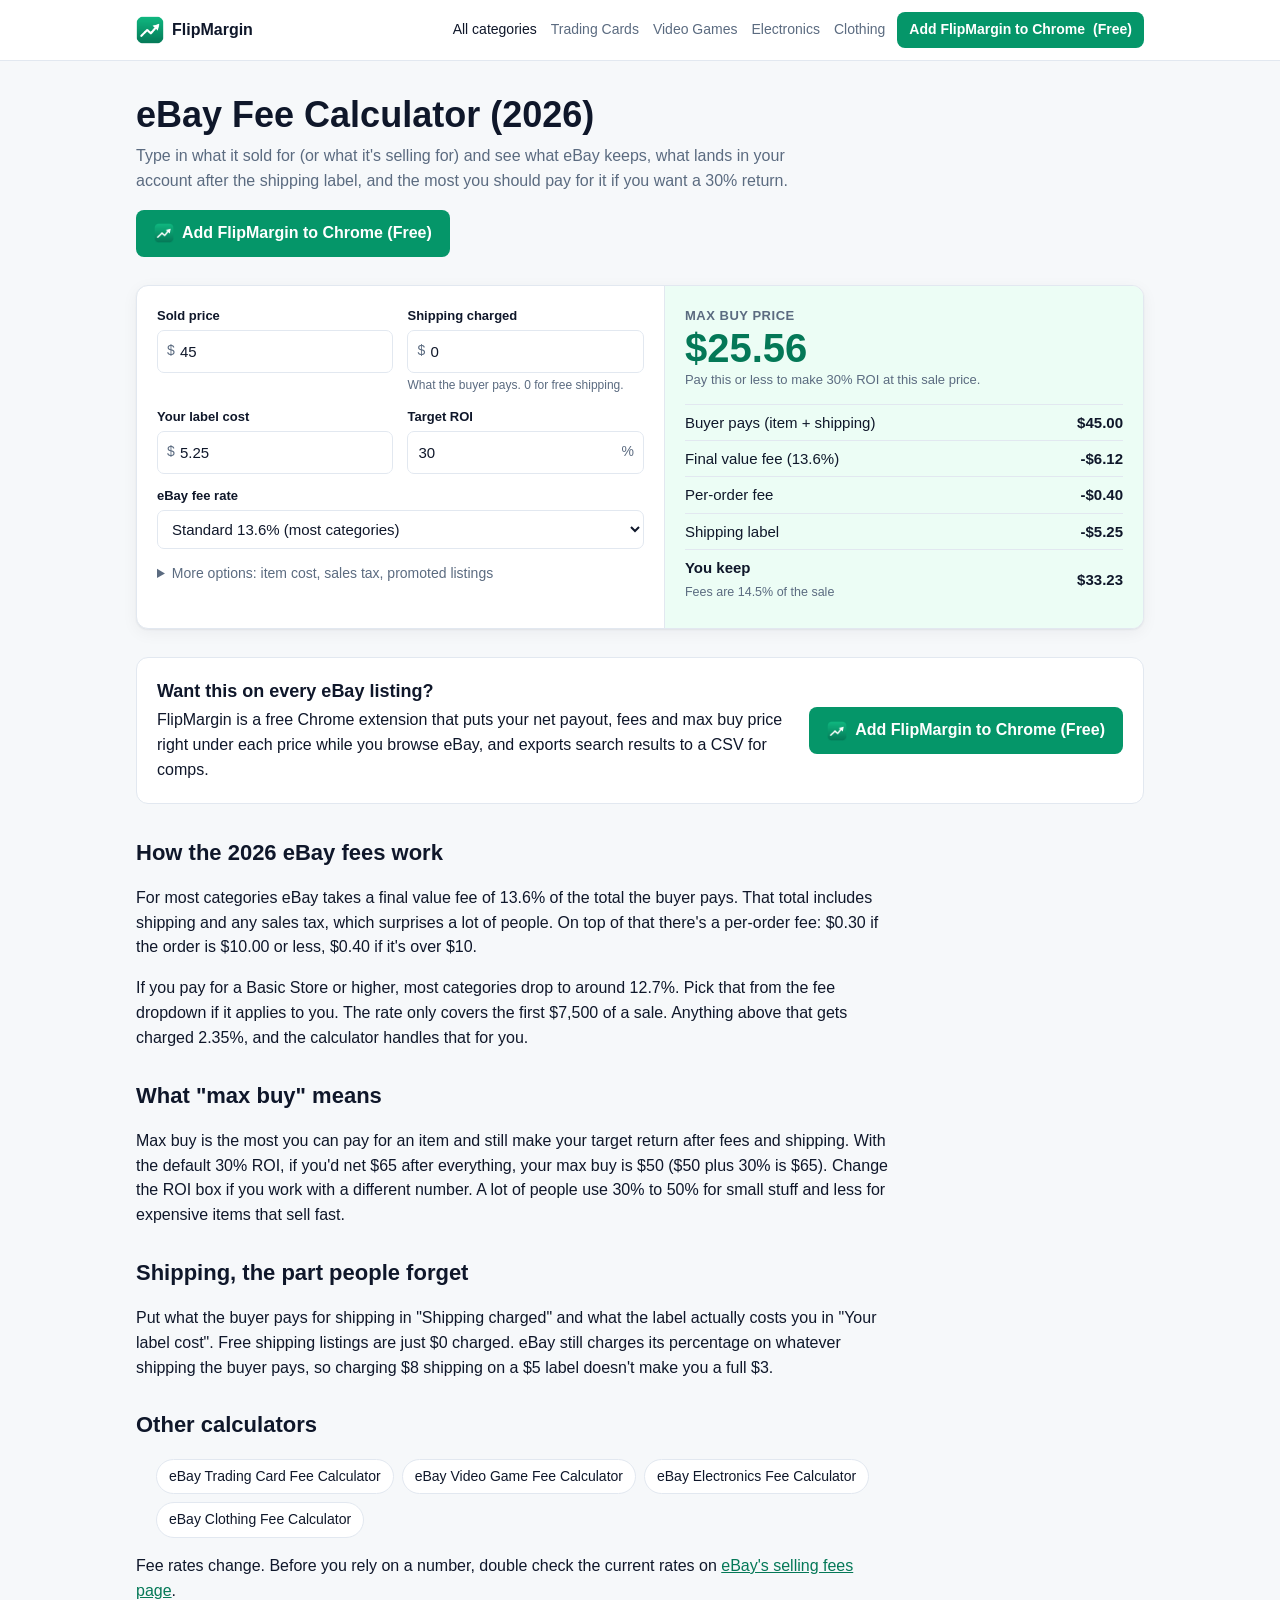
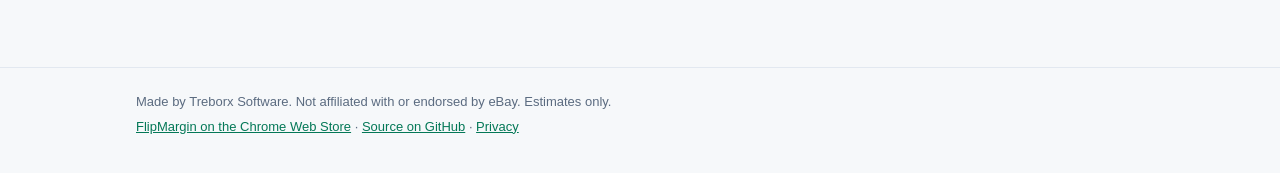
<file: docs/index.html>
<!doctype html>
<html lang="en">
<head>
<meta charset="utf-8">
<meta name="viewport" content="width=device-width, initial-scale=1">
<title>eBay Fee Calculator 2026: Net Payout, Shipping and Max Buy Price</title>
<meta name="description" content="Free 2026 eBay fee calculator. Enter a sold price and see the 13.6% final value fee, the $0.30 or $0.40 per-order fee, your shipping cost, net payout and the most you should pay to hit 30% ROI.">
<link rel="canonical" href="https://treborx4.github.io/flipmargin/">
<meta property="og:type" content="website">
<meta property="og:title" content="eBay Fee Calculator 2026: Net Payout, Shipping and Max Buy Price">
<meta property="og:description" content="Free 2026 eBay fee calculator. Enter a sold price and see the 13.6% final value fee, the $0.30 or $0.40 per-order fee, your shipping cost, net payout and the most you should pay to hit 30% ROI.">
<meta property="og:url" content="https://treborx4.github.io/flipmargin/">
<meta property="og:image" content="https://treborx4.github.io/flipmargin/assets/icon128.png">
<meta name="theme-color" content="#059669">
<link rel="icon" href="assets/icon48.png">
<link rel="stylesheet" href="assets/style.css">
<script type="application/ld+json">{"@context":"https://schema.org","@type":"WebApplication","name":"eBay Fee Calculator (2026)","url":"https://treborx4.github.io/flipmargin/","applicationCategory":"BusinessApplication","operatingSystem":"Any","offers":{"@type":"Offer","price":"0","priceCurrency":"USD"}}</script>
</head>
<body>
<header class="top">
  <div class="wrap">
    <a class="logo" href=""><img src="assets/icon48.png" alt="" width="28" height="28">FlipMargin</a>
    <nav aria-label="Categories"><a href="" aria-current="page">All categories</a><a href="trading-cards/">Trading Cards</a><a href="video-games/">Video Games</a><a href="electronics/">Electronics</a><a href="clothing/">Clothing</a></nav>
    <a class="cta cta-sm" href="https://chromewebstore.google.com/detail/pjgcdahejcbcnbinjghpffmbmojnihko">Add FlipMargin to Chrome <span class="long">(Free)</span></a>
  </div>
</header>

<main class="wrap">
  <section class="hero">
    <h1>eBay Fee Calculator (2026)</h1>
    <p>Type in what it sold for (or what it&#x27;s selling for) and see what eBay keeps, what lands in your account after the shipping label, and the most you should pay for it if you want a 30% return.</p>
    <a class="cta" href="https://chromewebstore.google.com/detail/pjgcdahejcbcnbinjghpffmbmojnihko"><img src="assets/icon48.png" alt="" width="20" height="20">Add FlipMargin to Chrome (Free)</a>
  </section>

  <form id="calc" class="calc" autocomplete="off">
    <div class="inputs">
      <div class="grid2">
        <div class="field">
          <label for="price">Sold price</label>
          <div class="money"><input id="price" type="number" inputmode="decimal" min="0" step="0.01" value="45"></div>
        </div>
        <div class="field">
          <label for="ship-charged">Shipping charged</label>
          <div class="money"><input id="ship-charged" type="number" inputmode="decimal" min="0" step="0.01" value="0"></div>
          <small>What the buyer pays. 0 for free shipping.</small>
        </div>
        <div class="field">
          <label for="ship-cost">Your label cost</label>
          <div class="money"><input id="ship-cost" type="number" inputmode="decimal" min="0" step="0.01" value="5.25"></div>
        </div>
        <div class="field">
          <label for="roi">Target ROI</label>
          <div class="pct"><input id="roi" type="number" inputmode="decimal" min="0" step="1" value="30"></div>
        </div>
        <div class="field span2">
          <label for="rate">eBay fee rate</label>
          <select id="rate"><option value="13.6">Standard 13.6% (most categories)</option><option value="12.7">Basic Store 12.7%</option><option value="custom">Custom %</option></select>
        </div>
        <div class="field span2" id="custom-wrap" hidden>
          <label for="custom-rate">Custom fee rate</label>
          <div class="pct"><input id="custom-rate" type="number" inputmode="decimal" min="0" max="100" step="0.01" value="13.6"></div>
        </div>
      </div>
      <details class="extra">
        <summary>More options: item cost, sales tax, promoted listings</summary>
        <div class="grid2">
          <div class="field">
            <label for="item-cost">What you paid</label>
            <div class="money"><input id="item-cost" type="number" inputmode="decimal" min="0" step="0.01" placeholder="0.00"></div>
            <small>Shows your profit and ROI.</small>
          </div>
          <div class="field">
            <label for="tax">Buyer sales tax</label>
            <div class="pct"><input id="tax" type="number" inputmode="decimal" min="0" max="20" step="0.01" placeholder="0"></div>
            <small>eBay charges its % on tax too.</small>
          </div>
          <div class="field">
            <label for="ad">Promoted listing rate</label>
            <div class="pct"><input id="ad" type="number" inputmode="decimal" min="0" max="100" step="0.1" placeholder="0"></div>
          </div>
        </div>
      </details>
    </div>

    <div class="results" aria-live="polite">
      <div class="big">
        <div class="label">Max buy price</div>
        <div class="value" id="max-buy">$0.00</div>
        <div class="sub" id="max-buy-sub"></div>
      </div>
      <table class="lines">
        <tr><td>Buyer pays (item + shipping)</td><td id="r-gross"></td></tr>
        <tr><td id="r-fvf-label">Final value fee</td><td id="r-fvf"></td></tr>
        <tr><td>Per-order fee</td><td id="r-order"></td></tr>
        <tr id="r-ad-row" hidden><td>Promoted listing fee</td><td id="r-ad"></td></tr>
        <tr><td>Shipping label</td><td id="r-ship"></td></tr>
        <tr class="total"><td>You keep<br><small id="r-fees-pct"></small></td><td id="r-after"></td></tr>
        <tr id="r-profit-row" class="total" hidden><td>Profit<br><small id="r-roi"></small></td><td><span id="r-profit"></span></td></tr>
      </table>
    </div>
  </form>

  <section class="band">
    <p><strong>Want this on every eBay listing?</strong>FlipMargin is a free Chrome extension that puts your net payout, fees and max buy price right under each price while you browse eBay, and exports search results to a CSV for comps.</p>
    <a class="cta" href="https://chromewebstore.google.com/detail/pjgcdahejcbcnbinjghpffmbmojnihko"><img src="assets/icon48.png" alt="" width="20" height="20">Add FlipMargin to Chrome (Free)</a>
  </section>

  <article class="content">
<h2>How the 2026 eBay fees work</h2>
<p>For most categories eBay takes a final value fee of 13.6% of the total the buyer pays. That total includes shipping and any sales tax, which surprises a lot of people. On top of that there's a per-order fee: $0.30 if the order is $10.00 or less, $0.40 if it's over $10.</p>
<p>If you pay for a Basic Store or higher, most categories drop to around 12.7%. Pick that from the fee dropdown if it applies to you. The rate only covers the first $7,500 of a sale. Anything above that gets charged 2.35%, and the calculator handles that for you.</p>

<h2>What "max buy" means</h2>
<p>Max buy is the most you can pay for an item and still make your target return after fees and shipping. With the default 30% ROI, if you'd net $65 after everything, your max buy is $50 ($50 plus 30% is $65). Change the ROI box if you work with a different number. A lot of people use 30% to 50% for small stuff and less for expensive items that sell fast.</p>

<h2>Shipping, the part people forget</h2>
<p>Put what the buyer pays for shipping in "Shipping charged" and what the label actually costs you in "Your label cost". Free shipping listings are just $0 charged. eBay still charges its percentage on whatever shipping the buyer pays, so charging $8 shipping on a $5 label doesn't make you a full $3.</p>
    <h2>Other calculators</h2>
    <ul class="cats"><li><a href="trading-cards/">eBay Trading Card Fee Calculator</a></li><li><a href="video-games/">eBay Video Game Fee Calculator</a></li><li><a href="electronics/">eBay Electronics Fee Calculator</a></li><li><a href="clothing/">eBay Clothing Fee Calculator</a></li></ul>
    <p>Fee rates change. Before you rely on a number, double check the current rates on <a href="https://www.ebay.com/help/selling/fees-credits-invoices/selling-fees?id=4822" rel="nofollow">eBay's selling fees page</a>.</p>
  </article>
</main>

<footer>
  <div class="wrap">
    <p>Made by Treborx Software. Not affiliated with or endorsed by eBay. Estimates only.</p>
    <p><a href="https://chromewebstore.google.com/detail/pjgcdahejcbcnbinjghpffmbmojnihko">FlipMargin on the Chrome Web Store</a> &middot; <a href="https://github.com/treborx4/flipmargin">Source on GitHub</a> &middot; <a href="https://github.com/treborx4/flipmargin/blob/main/PRIVACY.md">Privacy</a></p>
  </div>
</footer>
<script src="assets/calc.js"></script>
</body>
</html>
</file>
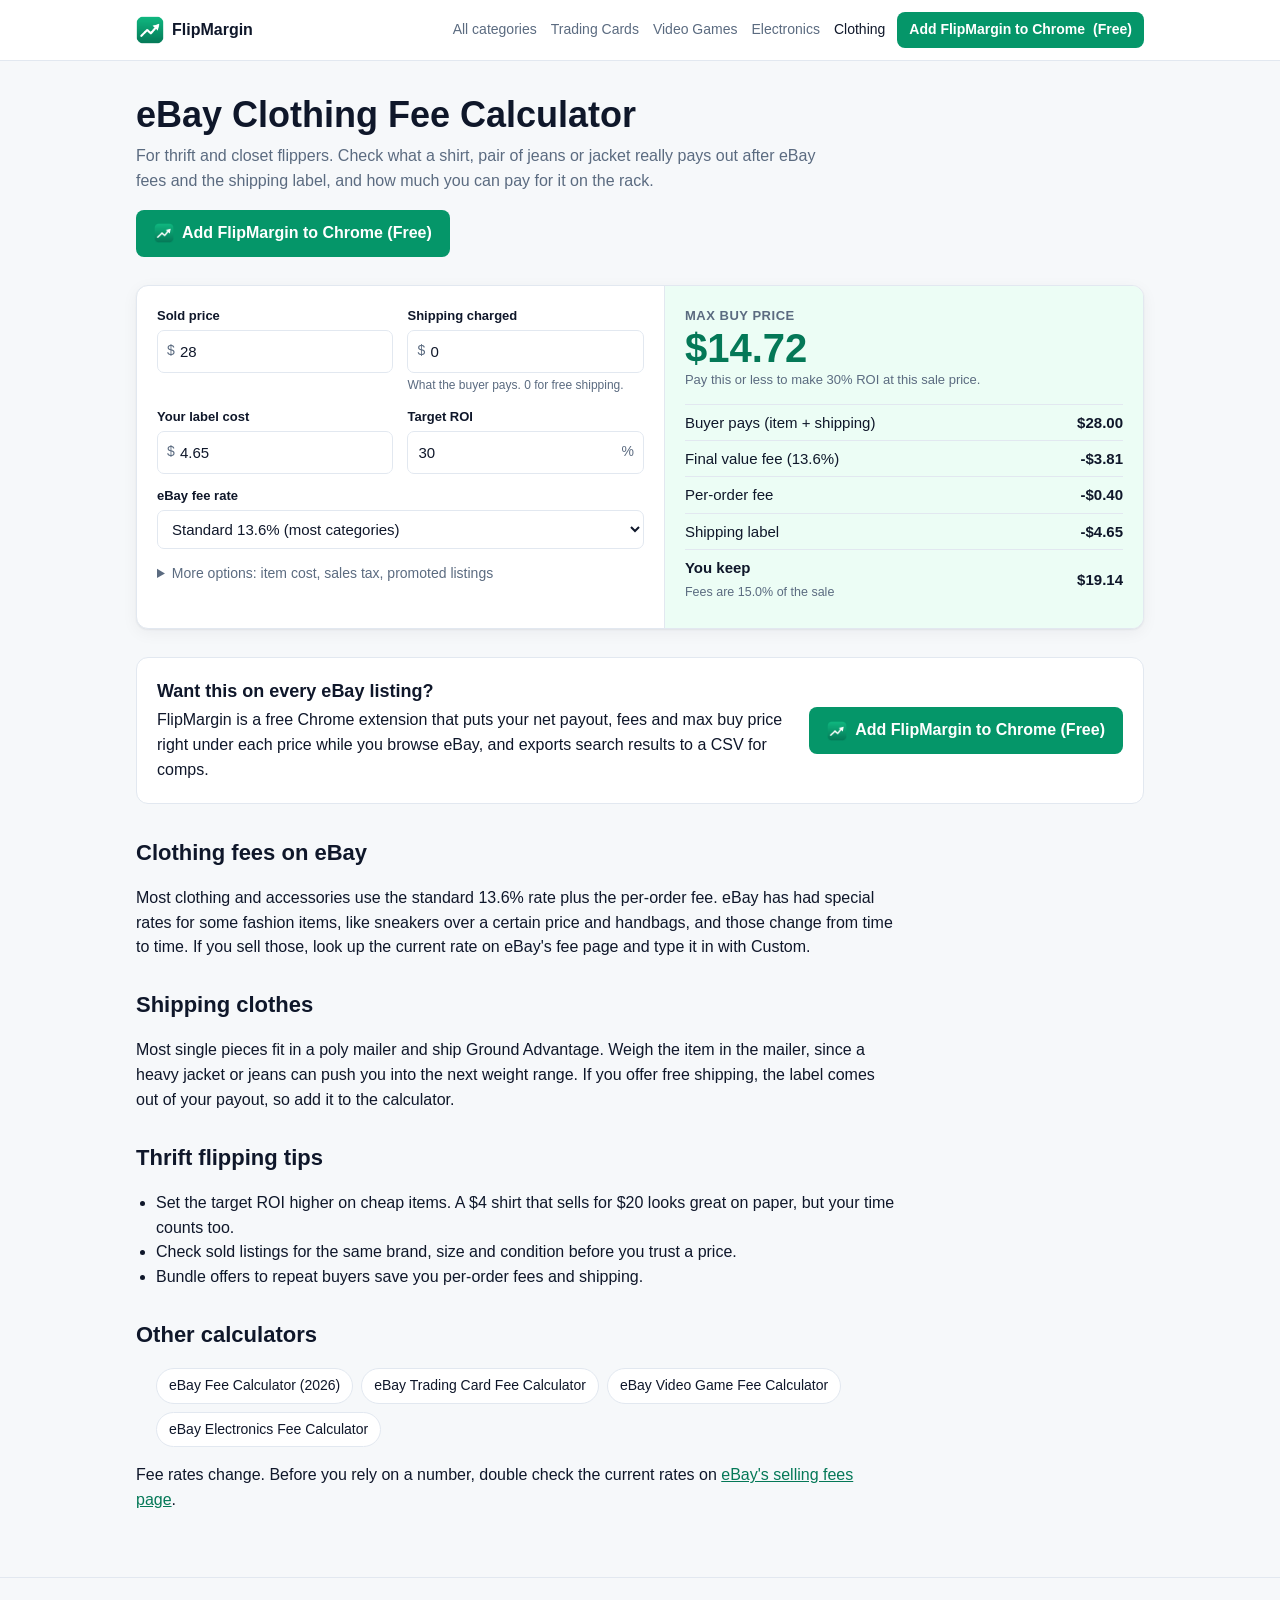
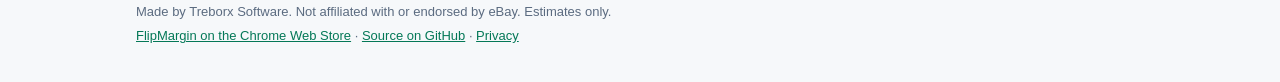
<file: docs/clothing/index.html>
<!doctype html>
<html lang="en">
<head>
<meta charset="utf-8">
<meta name="viewport" content="width=device-width, initial-scale=1">
<title>eBay Clothing Fee Calculator 2026: Shirts, Jeans, Shoes and Bags</title>
<meta name="description" content="Work out eBay fees on clothing, shoes and accessories in 2026. Calculate the final value fee, per-order fee, poly mailer shipping, net payout and the max you should pay at the thrift store.">
<link rel="canonical" href="https://treborx4.github.io/flipmargin/clothing/">
<meta property="og:type" content="website">
<meta property="og:title" content="eBay Clothing Fee Calculator 2026: Shirts, Jeans, Shoes and Bags">
<meta property="og:description" content="Work out eBay fees on clothing, shoes and accessories in 2026. Calculate the final value fee, per-order fee, poly mailer shipping, net payout and the max you should pay at the thrift store.">
<meta property="og:url" content="https://treborx4.github.io/flipmargin/clothing/">
<meta property="og:image" content="https://treborx4.github.io/flipmargin/assets/icon128.png">
<meta name="theme-color" content="#059669">
<link rel="icon" href="../assets/icon48.png">
<link rel="stylesheet" href="../assets/style.css">
<script type="application/ld+json">{"@context":"https://schema.org","@type":"WebApplication","name":"eBay Clothing Fee Calculator","url":"https://treborx4.github.io/flipmargin/clothing/","applicationCategory":"BusinessApplication","operatingSystem":"Any","offers":{"@type":"Offer","price":"0","priceCurrency":"USD"}}</script>
</head>
<body>
<header class="top">
  <div class="wrap">
    <a class="logo" href="../"><img src="../assets/icon48.png" alt="" width="28" height="28">FlipMargin</a>
    <nav aria-label="Categories"><a href="../">All categories</a><a href="../trading-cards/">Trading Cards</a><a href="../video-games/">Video Games</a><a href="../electronics/">Electronics</a><a href="../clothing/" aria-current="page">Clothing</a></nav>
    <a class="cta cta-sm" href="https://chromewebstore.google.com/detail/pjgcdahejcbcnbinjghpffmbmojnihko">Add FlipMargin to Chrome <span class="long">(Free)</span></a>
  </div>
</header>

<main class="wrap">
  <section class="hero">
    <h1>eBay Clothing Fee Calculator</h1>
    <p>For thrift and closet flippers. Check what a shirt, pair of jeans or jacket really pays out after eBay fees and the shipping label, and how much you can pay for it on the rack.</p>
    <a class="cta" href="https://chromewebstore.google.com/detail/pjgcdahejcbcnbinjghpffmbmojnihko"><img src="../assets/icon48.png" alt="" width="20" height="20">Add FlipMargin to Chrome (Free)</a>
  </section>

  <form id="calc" class="calc" autocomplete="off">
    <div class="inputs">
      <div class="grid2">
        <div class="field">
          <label for="price">Sold price</label>
          <div class="money"><input id="price" type="number" inputmode="decimal" min="0" step="0.01" value="28"></div>
        </div>
        <div class="field">
          <label for="ship-charged">Shipping charged</label>
          <div class="money"><input id="ship-charged" type="number" inputmode="decimal" min="0" step="0.01" value="0"></div>
          <small>What the buyer pays. 0 for free shipping.</small>
        </div>
        <div class="field">
          <label for="ship-cost">Your label cost</label>
          <div class="money"><input id="ship-cost" type="number" inputmode="decimal" min="0" step="0.01" value="4.65"></div>
        </div>
        <div class="field">
          <label for="roi">Target ROI</label>
          <div class="pct"><input id="roi" type="number" inputmode="decimal" min="0" step="1" value="30"></div>
        </div>
        <div class="field span2">
          <label for="rate">eBay fee rate</label>
          <select id="rate"><option value="13.6">Standard 13.6% (most categories)</option><option value="12.7">Basic Store 12.7%</option><option value="custom">Custom %</option></select>
        </div>
        <div class="field span2" id="custom-wrap" hidden>
          <label for="custom-rate">Custom fee rate</label>
          <div class="pct"><input id="custom-rate" type="number" inputmode="decimal" min="0" max="100" step="0.01" value="13.6"></div>
        </div>
      </div>
      <details class="extra">
        <summary>More options: item cost, sales tax, promoted listings</summary>
        <div class="grid2">
          <div class="field">
            <label for="item-cost">What you paid</label>
            <div class="money"><input id="item-cost" type="number" inputmode="decimal" min="0" step="0.01" placeholder="0.00"></div>
            <small>Shows your profit and ROI.</small>
          </div>
          <div class="field">
            <label for="tax">Buyer sales tax</label>
            <div class="pct"><input id="tax" type="number" inputmode="decimal" min="0" max="20" step="0.01" placeholder="0"></div>
            <small>eBay charges its % on tax too.</small>
          </div>
          <div class="field">
            <label for="ad">Promoted listing rate</label>
            <div class="pct"><input id="ad" type="number" inputmode="decimal" min="0" max="100" step="0.1" placeholder="0"></div>
          </div>
        </div>
      </details>
    </div>

    <div class="results" aria-live="polite">
      <div class="big">
        <div class="label">Max buy price</div>
        <div class="value" id="max-buy">$0.00</div>
        <div class="sub" id="max-buy-sub"></div>
      </div>
      <table class="lines">
        <tr><td>Buyer pays (item + shipping)</td><td id="r-gross"></td></tr>
        <tr><td id="r-fvf-label">Final value fee</td><td id="r-fvf"></td></tr>
        <tr><td>Per-order fee</td><td id="r-order"></td></tr>
        <tr id="r-ad-row" hidden><td>Promoted listing fee</td><td id="r-ad"></td></tr>
        <tr><td>Shipping label</td><td id="r-ship"></td></tr>
        <tr class="total"><td>You keep<br><small id="r-fees-pct"></small></td><td id="r-after"></td></tr>
        <tr id="r-profit-row" class="total" hidden><td>Profit<br><small id="r-roi"></small></td><td><span id="r-profit"></span></td></tr>
      </table>
    </div>
  </form>

  <section class="band">
    <p><strong>Want this on every eBay listing?</strong>FlipMargin is a free Chrome extension that puts your net payout, fees and max buy price right under each price while you browse eBay, and exports search results to a CSV for comps.</p>
    <a class="cta" href="https://chromewebstore.google.com/detail/pjgcdahejcbcnbinjghpffmbmojnihko"><img src="../assets/icon48.png" alt="" width="20" height="20">Add FlipMargin to Chrome (Free)</a>
  </section>

  <article class="content">
<h2>Clothing fees on eBay</h2>
<p>Most clothing and accessories use the standard 13.6% rate plus the per-order fee. eBay has had special rates for some fashion items, like sneakers over a certain price and handbags, and those change from time to time. If you sell those, look up the current rate on eBay's fee page and type it in with Custom.</p>

<h2>Shipping clothes</h2>
<p>Most single pieces fit in a poly mailer and ship Ground Advantage. Weigh the item in the mailer, since a heavy jacket or jeans can push you into the next weight range. If you offer free shipping, the label comes out of your payout, so add it to the calculator.</p>

<h2>Thrift flipping tips</h2>
<ul>
<li>Set the target ROI higher on cheap items. A $4 shirt that sells for $20 looks great on paper, but your time counts too.</li>
<li>Check sold listings for the same brand, size and condition before you trust a price.</li>
<li>Bundle offers to repeat buyers save you per-order fees and shipping.</li>
</ul>
    <h2>Other calculators</h2>
    <ul class="cats"><li><a href="../">eBay Fee Calculator (2026)</a></li><li><a href="../trading-cards/">eBay Trading Card Fee Calculator</a></li><li><a href="../video-games/">eBay Video Game Fee Calculator</a></li><li><a href="../electronics/">eBay Electronics Fee Calculator</a></li></ul>
    <p>Fee rates change. Before you rely on a number, double check the current rates on <a href="https://www.ebay.com/help/selling/fees-credits-invoices/selling-fees?id=4822" rel="nofollow">eBay's selling fees page</a>.</p>
  </article>
</main>

<footer>
  <div class="wrap">
    <p>Made by Treborx Software. Not affiliated with or endorsed by eBay. Estimates only.</p>
    <p><a href="https://chromewebstore.google.com/detail/pjgcdahejcbcnbinjghpffmbmojnihko">FlipMargin on the Chrome Web Store</a> &middot; <a href="https://github.com/treborx4/flipmargin">Source on GitHub</a> &middot; <a href="https://github.com/treborx4/flipmargin/blob/main/PRIVACY.md">Privacy</a></p>
  </div>
</footer>
<script src="../assets/calc.js"></script>
</body>
</html>
</file>
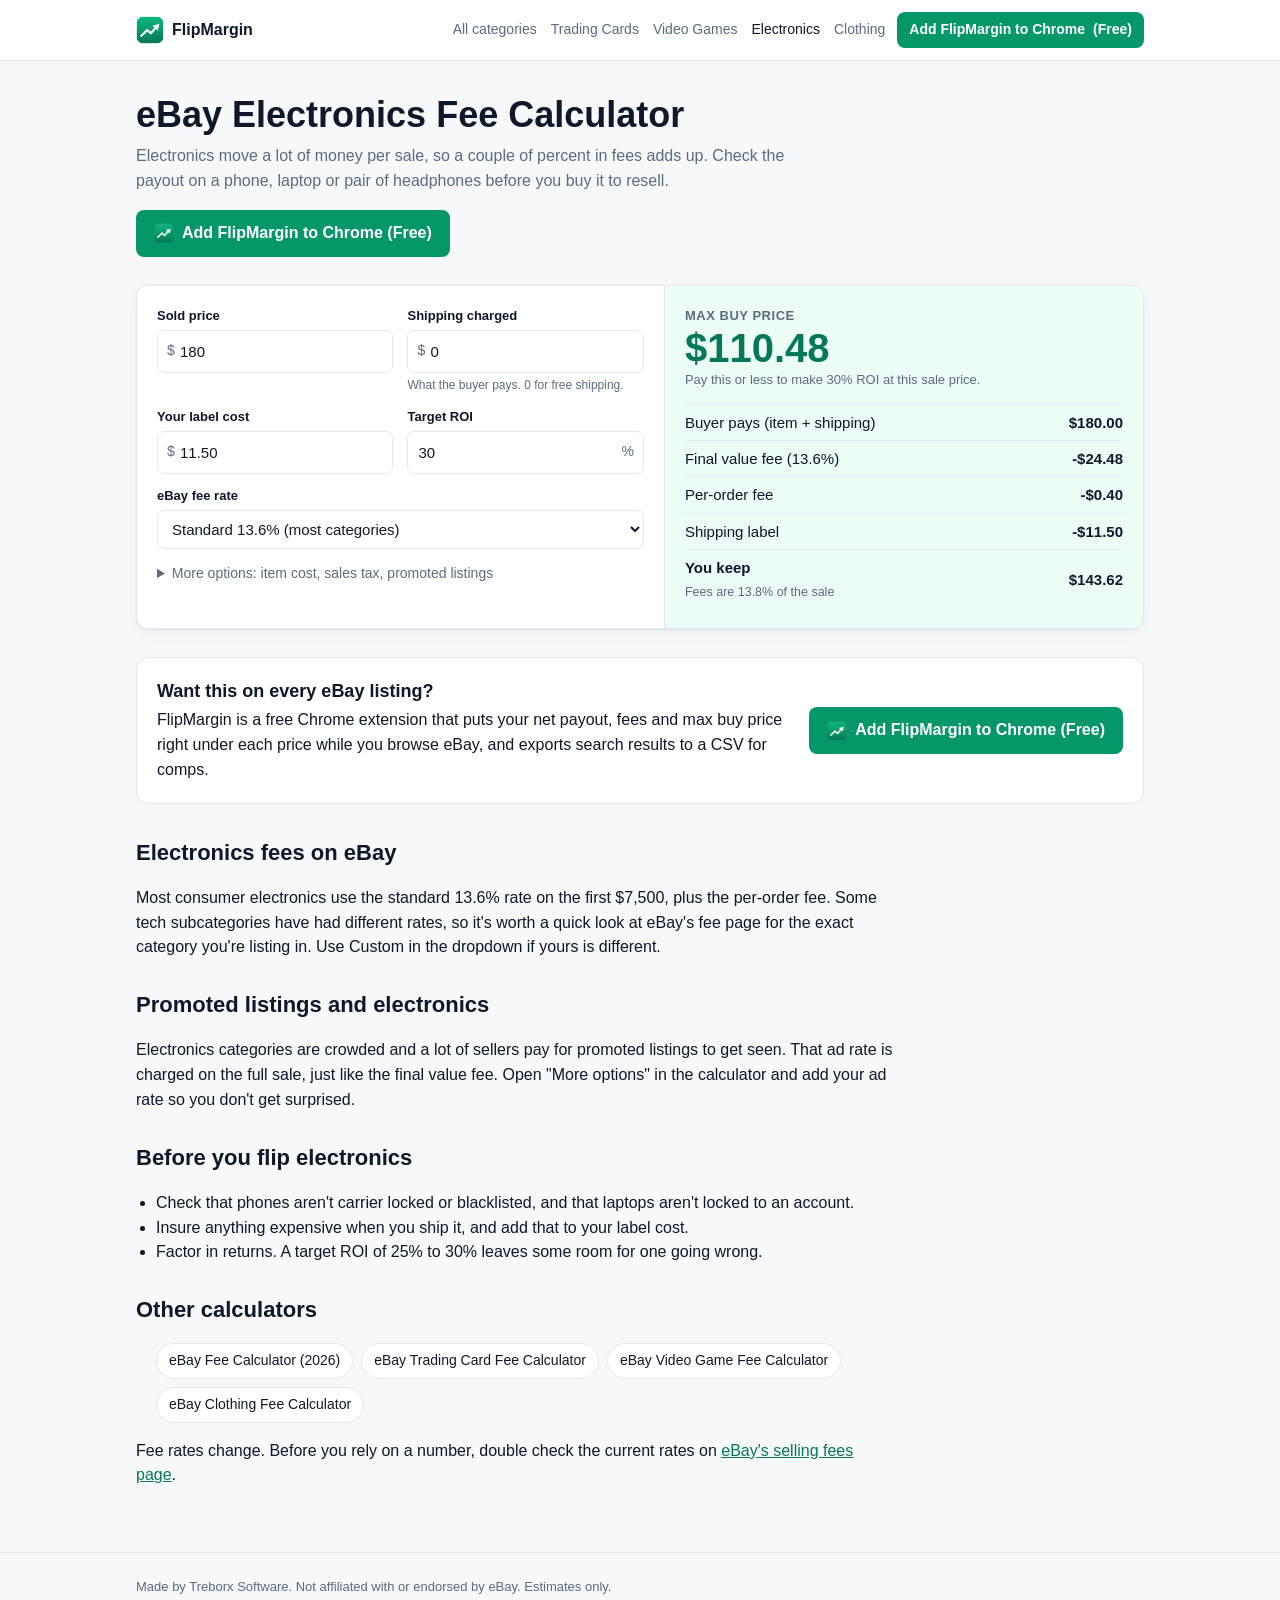
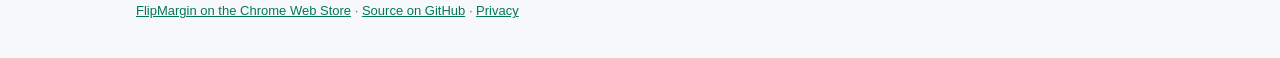
<file: docs/electronics/index.html>
<!doctype html>
<html lang="en">
<head>
<meta charset="utf-8">
<meta name="viewport" content="width=device-width, initial-scale=1">
<title>eBay Electronics Fee Calculator 2026: Phones, Laptops and Gadgets</title>
<meta name="description" content="Calculate eBay fees on phones, laptops, tablets, headphones and other electronics in 2026. See the final value fee, per-order fee, shipping cost, net payout and your max buy price.">
<link rel="canonical" href="https://treborx4.github.io/flipmargin/electronics/">
<meta property="og:type" content="website">
<meta property="og:title" content="eBay Electronics Fee Calculator 2026: Phones, Laptops and Gadgets">
<meta property="og:description" content="Calculate eBay fees on phones, laptops, tablets, headphones and other electronics in 2026. See the final value fee, per-order fee, shipping cost, net payout and your max buy price.">
<meta property="og:url" content="https://treborx4.github.io/flipmargin/electronics/">
<meta property="og:image" content="https://treborx4.github.io/flipmargin/assets/icon128.png">
<meta name="theme-color" content="#059669">
<link rel="icon" href="../assets/icon48.png">
<link rel="stylesheet" href="../assets/style.css">
<script type="application/ld+json">{"@context":"https://schema.org","@type":"WebApplication","name":"eBay Electronics Fee Calculator","url":"https://treborx4.github.io/flipmargin/electronics/","applicationCategory":"BusinessApplication","operatingSystem":"Any","offers":{"@type":"Offer","price":"0","priceCurrency":"USD"}}</script>
</head>
<body>
<header class="top">
  <div class="wrap">
    <a class="logo" href="../"><img src="../assets/icon48.png" alt="" width="28" height="28">FlipMargin</a>
    <nav aria-label="Categories"><a href="../">All categories</a><a href="../trading-cards/">Trading Cards</a><a href="../video-games/">Video Games</a><a href="../electronics/" aria-current="page">Electronics</a><a href="../clothing/">Clothing</a></nav>
    <a class="cta cta-sm" href="https://chromewebstore.google.com/detail/pjgcdahejcbcnbinjghpffmbmojnihko">Add FlipMargin to Chrome <span class="long">(Free)</span></a>
  </div>
</header>

<main class="wrap">
  <section class="hero">
    <h1>eBay Electronics Fee Calculator</h1>
    <p>Electronics move a lot of money per sale, so a couple of percent in fees adds up. Check the payout on a phone, laptop or pair of headphones before you buy it to resell.</p>
    <a class="cta" href="https://chromewebstore.google.com/detail/pjgcdahejcbcnbinjghpffmbmojnihko"><img src="../assets/icon48.png" alt="" width="20" height="20">Add FlipMargin to Chrome (Free)</a>
  </section>

  <form id="calc" class="calc" autocomplete="off">
    <div class="inputs">
      <div class="grid2">
        <div class="field">
          <label for="price">Sold price</label>
          <div class="money"><input id="price" type="number" inputmode="decimal" min="0" step="0.01" value="180"></div>
        </div>
        <div class="field">
          <label for="ship-charged">Shipping charged</label>
          <div class="money"><input id="ship-charged" type="number" inputmode="decimal" min="0" step="0.01" value="0"></div>
          <small>What the buyer pays. 0 for free shipping.</small>
        </div>
        <div class="field">
          <label for="ship-cost">Your label cost</label>
          <div class="money"><input id="ship-cost" type="number" inputmode="decimal" min="0" step="0.01" value="11.50"></div>
        </div>
        <div class="field">
          <label for="roi">Target ROI</label>
          <div class="pct"><input id="roi" type="number" inputmode="decimal" min="0" step="1" value="30"></div>
        </div>
        <div class="field span2">
          <label for="rate">eBay fee rate</label>
          <select id="rate"><option value="13.6">Standard 13.6% (most categories)</option><option value="12.7">Basic Store 12.7%</option><option value="custom">Custom %</option></select>
        </div>
        <div class="field span2" id="custom-wrap" hidden>
          <label for="custom-rate">Custom fee rate</label>
          <div class="pct"><input id="custom-rate" type="number" inputmode="decimal" min="0" max="100" step="0.01" value="13.6"></div>
        </div>
      </div>
      <details class="extra">
        <summary>More options: item cost, sales tax, promoted listings</summary>
        <div class="grid2">
          <div class="field">
            <label for="item-cost">What you paid</label>
            <div class="money"><input id="item-cost" type="number" inputmode="decimal" min="0" step="0.01" placeholder="0.00"></div>
            <small>Shows your profit and ROI.</small>
          </div>
          <div class="field">
            <label for="tax">Buyer sales tax</label>
            <div class="pct"><input id="tax" type="number" inputmode="decimal" min="0" max="20" step="0.01" placeholder="0"></div>
            <small>eBay charges its % on tax too.</small>
          </div>
          <div class="field">
            <label for="ad">Promoted listing rate</label>
            <div class="pct"><input id="ad" type="number" inputmode="decimal" min="0" max="100" step="0.1" placeholder="0"></div>
          </div>
        </div>
      </details>
    </div>

    <div class="results" aria-live="polite">
      <div class="big">
        <div class="label">Max buy price</div>
        <div class="value" id="max-buy">$0.00</div>
        <div class="sub" id="max-buy-sub"></div>
      </div>
      <table class="lines">
        <tr><td>Buyer pays (item + shipping)</td><td id="r-gross"></td></tr>
        <tr><td id="r-fvf-label">Final value fee</td><td id="r-fvf"></td></tr>
        <tr><td>Per-order fee</td><td id="r-order"></td></tr>
        <tr id="r-ad-row" hidden><td>Promoted listing fee</td><td id="r-ad"></td></tr>
        <tr><td>Shipping label</td><td id="r-ship"></td></tr>
        <tr class="total"><td>You keep<br><small id="r-fees-pct"></small></td><td id="r-after"></td></tr>
        <tr id="r-profit-row" class="total" hidden><td>Profit<br><small id="r-roi"></small></td><td><span id="r-profit"></span></td></tr>
      </table>
    </div>
  </form>

  <section class="band">
    <p><strong>Want this on every eBay listing?</strong>FlipMargin is a free Chrome extension that puts your net payout, fees and max buy price right under each price while you browse eBay, and exports search results to a CSV for comps.</p>
    <a class="cta" href="https://chromewebstore.google.com/detail/pjgcdahejcbcnbinjghpffmbmojnihko"><img src="../assets/icon48.png" alt="" width="20" height="20">Add FlipMargin to Chrome (Free)</a>
  </section>

  <article class="content">
<h2>Electronics fees on eBay</h2>
<p>Most consumer electronics use the standard 13.6% rate on the first $7,500, plus the per-order fee. Some tech subcategories have had different rates, so it's worth a quick look at eBay's fee page for the exact category you're listing in. Use Custom in the dropdown if yours is different.</p>

<h2>Promoted listings and electronics</h2>
<p>Electronics categories are crowded and a lot of sellers pay for promoted listings to get seen. That ad rate is charged on the full sale, just like the final value fee. Open "More options" in the calculator and add your ad rate so you don't get surprised.</p>

<h2>Before you flip electronics</h2>
<ul>
<li>Check that phones aren't carrier locked or blacklisted, and that laptops aren't locked to an account.</li>
<li>Insure anything expensive when you ship it, and add that to your label cost.</li>
<li>Factor in returns. A target ROI of 25% to 30% leaves some room for one going wrong.</li>
</ul>
    <h2>Other calculators</h2>
    <ul class="cats"><li><a href="../">eBay Fee Calculator (2026)</a></li><li><a href="../trading-cards/">eBay Trading Card Fee Calculator</a></li><li><a href="../video-games/">eBay Video Game Fee Calculator</a></li><li><a href="../clothing/">eBay Clothing Fee Calculator</a></li></ul>
    <p>Fee rates change. Before you rely on a number, double check the current rates on <a href="https://www.ebay.com/help/selling/fees-credits-invoices/selling-fees?id=4822" rel="nofollow">eBay's selling fees page</a>.</p>
  </article>
</main>

<footer>
  <div class="wrap">
    <p>Made by Treborx Software. Not affiliated with or endorsed by eBay. Estimates only.</p>
    <p><a href="https://chromewebstore.google.com/detail/pjgcdahejcbcnbinjghpffmbmojnihko">FlipMargin on the Chrome Web Store</a> &middot; <a href="https://github.com/treborx4/flipmargin">Source on GitHub</a> &middot; <a href="https://github.com/treborx4/flipmargin/blob/main/PRIVACY.md">Privacy</a></p>
  </div>
</footer>
<script src="../assets/calc.js"></script>
</body>
</html>
</file>
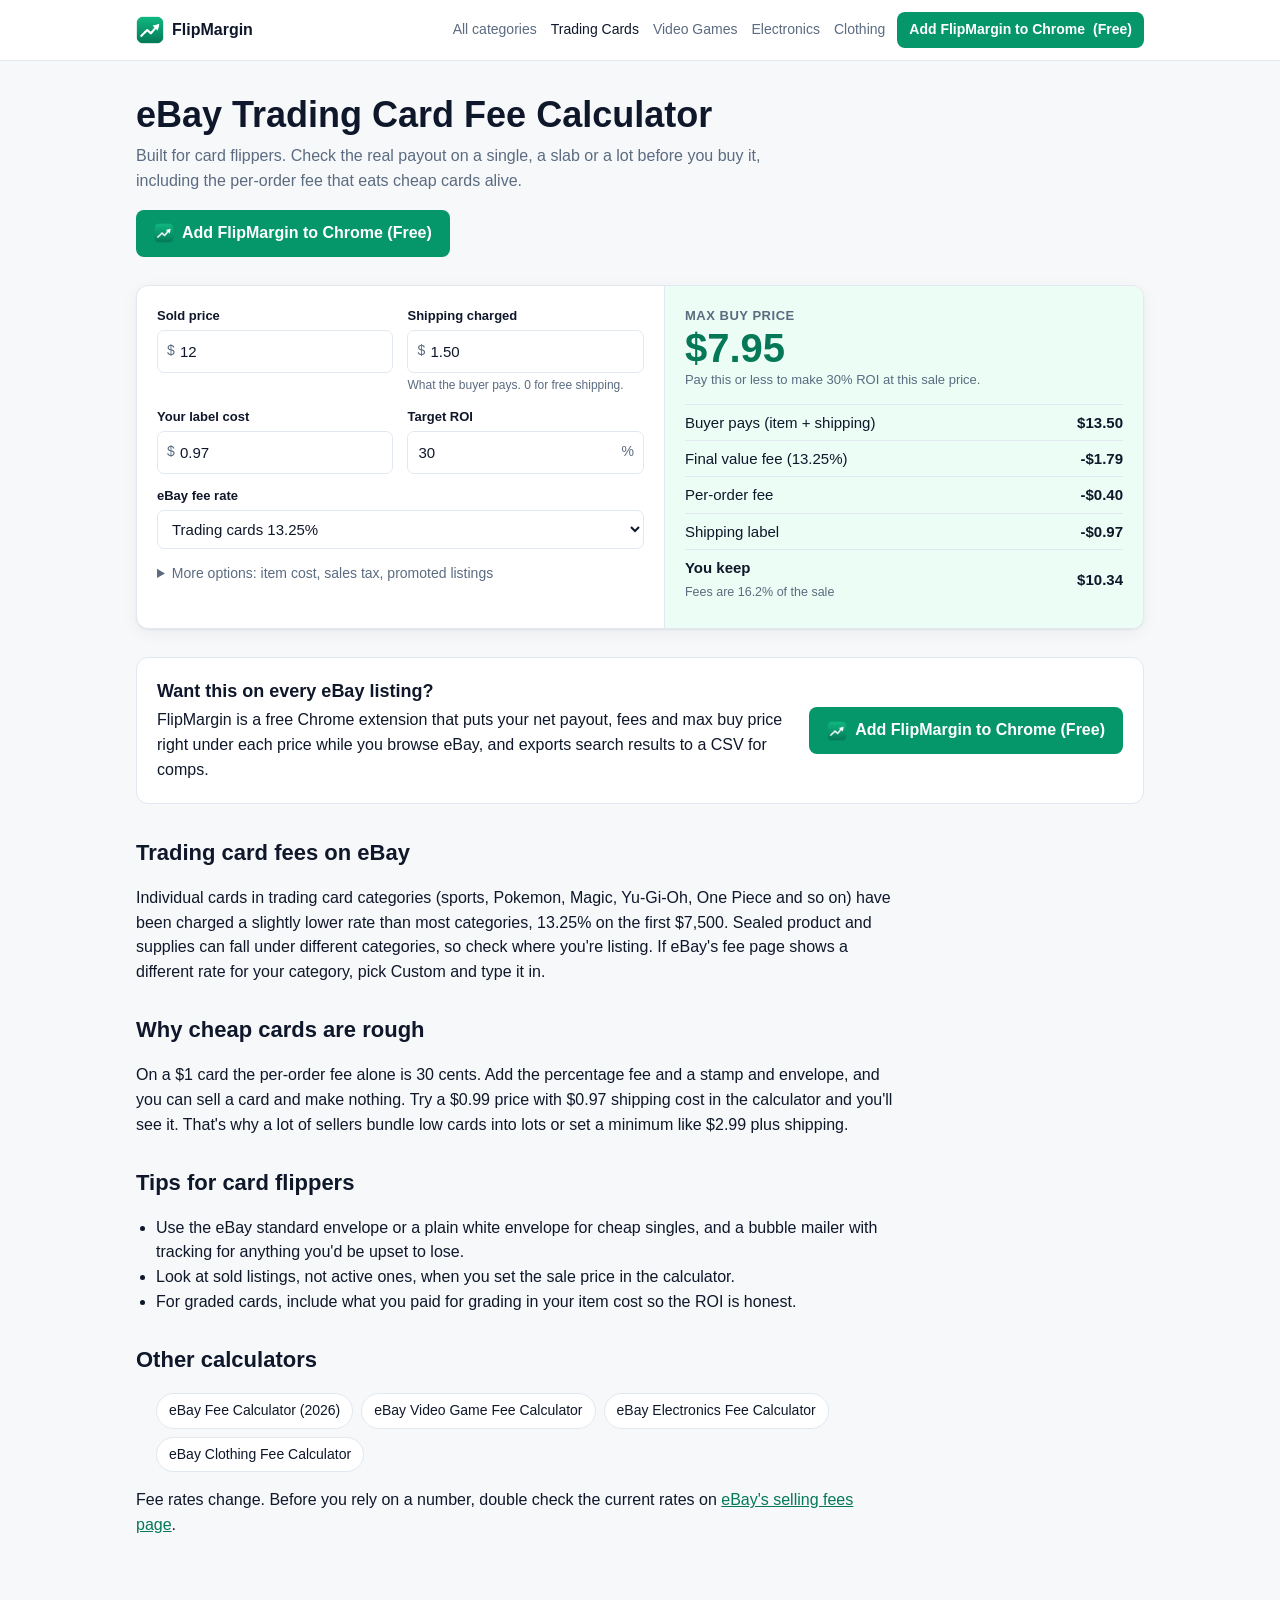
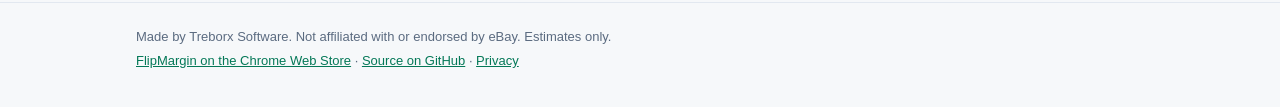
<file: docs/trading-cards/index.html>
<!doctype html>
<html lang="en">
<head>
<meta charset="utf-8">
<meta name="viewport" content="width=device-width, initial-scale=1">
<title>eBay Trading Card Fee Calculator 2026: Pokemon, Sports and TCG</title>
<meta name="description" content="Work out eBay fees on Pokemon, sports and TCG cards in 2026. See the trading card final value fee, the $0.30 or $0.40 per-order fee, PWE or BMWT shipping, net payout and your max buy price.">
<link rel="canonical" href="https://treborx4.github.io/flipmargin/trading-cards/">
<meta property="og:type" content="website">
<meta property="og:title" content="eBay Trading Card Fee Calculator 2026: Pokemon, Sports and TCG">
<meta property="og:description" content="Work out eBay fees on Pokemon, sports and TCG cards in 2026. See the trading card final value fee, the $0.30 or $0.40 per-order fee, PWE or BMWT shipping, net payout and your max buy price.">
<meta property="og:url" content="https://treborx4.github.io/flipmargin/trading-cards/">
<meta property="og:image" content="https://treborx4.github.io/flipmargin/assets/icon128.png">
<meta name="theme-color" content="#059669">
<link rel="icon" href="../assets/icon48.png">
<link rel="stylesheet" href="../assets/style.css">
<script type="application/ld+json">{"@context":"https://schema.org","@type":"WebApplication","name":"eBay Trading Card Fee Calculator","url":"https://treborx4.github.io/flipmargin/trading-cards/","applicationCategory":"BusinessApplication","operatingSystem":"Any","offers":{"@type":"Offer","price":"0","priceCurrency":"USD"}}</script>
</head>
<body>
<header class="top">
  <div class="wrap">
    <a class="logo" href="../"><img src="../assets/icon48.png" alt="" width="28" height="28">FlipMargin</a>
    <nav aria-label="Categories"><a href="../">All categories</a><a href="../trading-cards/" aria-current="page">Trading Cards</a><a href="../video-games/">Video Games</a><a href="../electronics/">Electronics</a><a href="../clothing/">Clothing</a></nav>
    <a class="cta cta-sm" href="https://chromewebstore.google.com/detail/pjgcdahejcbcnbinjghpffmbmojnihko">Add FlipMargin to Chrome <span class="long">(Free)</span></a>
  </div>
</header>

<main class="wrap">
  <section class="hero">
    <h1>eBay Trading Card Fee Calculator</h1>
    <p>Built for card flippers. Check the real payout on a single, a slab or a lot before you buy it, including the per-order fee that eats cheap cards alive.</p>
    <a class="cta" href="https://chromewebstore.google.com/detail/pjgcdahejcbcnbinjghpffmbmojnihko"><img src="../assets/icon48.png" alt="" width="20" height="20">Add FlipMargin to Chrome (Free)</a>
  </section>

  <form id="calc" class="calc" autocomplete="off">
    <div class="inputs">
      <div class="grid2">
        <div class="field">
          <label for="price">Sold price</label>
          <div class="money"><input id="price" type="number" inputmode="decimal" min="0" step="0.01" value="12"></div>
        </div>
        <div class="field">
          <label for="ship-charged">Shipping charged</label>
          <div class="money"><input id="ship-charged" type="number" inputmode="decimal" min="0" step="0.01" value="1.50"></div>
          <small>What the buyer pays. 0 for free shipping.</small>
        </div>
        <div class="field">
          <label for="ship-cost">Your label cost</label>
          <div class="money"><input id="ship-cost" type="number" inputmode="decimal" min="0" step="0.01" value="0.97"></div>
        </div>
        <div class="field">
          <label for="roi">Target ROI</label>
          <div class="pct"><input id="roi" type="number" inputmode="decimal" min="0" step="1" value="30"></div>
        </div>
        <div class="field span2">
          <label for="rate">eBay fee rate</label>
          <select id="rate"><option value="13.25">Trading cards 13.25%</option><option value="13.6">Standard 13.6% (most categories)</option><option value="custom">Custom %</option></select>
        </div>
        <div class="field span2" id="custom-wrap" hidden>
          <label for="custom-rate">Custom fee rate</label>
          <div class="pct"><input id="custom-rate" type="number" inputmode="decimal" min="0" max="100" step="0.01" value="13.25"></div>
        </div>
      </div>
      <details class="extra">
        <summary>More options: item cost, sales tax, promoted listings</summary>
        <div class="grid2">
          <div class="field">
            <label for="item-cost">What you paid</label>
            <div class="money"><input id="item-cost" type="number" inputmode="decimal" min="0" step="0.01" placeholder="0.00"></div>
            <small>Shows your profit and ROI.</small>
          </div>
          <div class="field">
            <label for="tax">Buyer sales tax</label>
            <div class="pct"><input id="tax" type="number" inputmode="decimal" min="0" max="20" step="0.01" placeholder="0"></div>
            <small>eBay charges its % on tax too.</small>
          </div>
          <div class="field">
            <label for="ad">Promoted listing rate</label>
            <div class="pct"><input id="ad" type="number" inputmode="decimal" min="0" max="100" step="0.1" placeholder="0"></div>
          </div>
        </div>
      </details>
    </div>

    <div class="results" aria-live="polite">
      <div class="big">
        <div class="label">Max buy price</div>
        <div class="value" id="max-buy">$0.00</div>
        <div class="sub" id="max-buy-sub"></div>
      </div>
      <table class="lines">
        <tr><td>Buyer pays (item + shipping)</td><td id="r-gross"></td></tr>
        <tr><td id="r-fvf-label">Final value fee</td><td id="r-fvf"></td></tr>
        <tr><td>Per-order fee</td><td id="r-order"></td></tr>
        <tr id="r-ad-row" hidden><td>Promoted listing fee</td><td id="r-ad"></td></tr>
        <tr><td>Shipping label</td><td id="r-ship"></td></tr>
        <tr class="total"><td>You keep<br><small id="r-fees-pct"></small></td><td id="r-after"></td></tr>
        <tr id="r-profit-row" class="total" hidden><td>Profit<br><small id="r-roi"></small></td><td><span id="r-profit"></span></td></tr>
      </table>
    </div>
  </form>

  <section class="band">
    <p><strong>Want this on every eBay listing?</strong>FlipMargin is a free Chrome extension that puts your net payout, fees and max buy price right under each price while you browse eBay, and exports search results to a CSV for comps.</p>
    <a class="cta" href="https://chromewebstore.google.com/detail/pjgcdahejcbcnbinjghpffmbmojnihko"><img src="../assets/icon48.png" alt="" width="20" height="20">Add FlipMargin to Chrome (Free)</a>
  </section>

  <article class="content">
<h2>Trading card fees on eBay</h2>
<p>Individual cards in trading card categories (sports, Pokemon, Magic, Yu-Gi-Oh, One Piece and so on) have been charged a slightly lower rate than most categories, 13.25% on the first $7,500. Sealed product and supplies can fall under different categories, so check where you're listing. If eBay's fee page shows a different rate for your category, pick Custom and type it in.</p>

<h2>Why cheap cards are rough</h2>
<p>On a $1 card the per-order fee alone is 30 cents. Add the percentage fee and a stamp and envelope, and you can sell a card and make nothing. Try a $0.99 price with $0.97 shipping cost in the calculator and you'll see it. That's why a lot of sellers bundle low cards into lots or set a minimum like $2.99 plus shipping.</p>

<h2>Tips for card flippers</h2>
<ul>
<li>Use the eBay standard envelope or a plain white envelope for cheap singles, and a bubble mailer with tracking for anything you'd be upset to lose.</li>
<li>Look at sold listings, not active ones, when you set the sale price in the calculator.</li>
<li>For graded cards, include what you paid for grading in your item cost so the ROI is honest.</li>
</ul>
    <h2>Other calculators</h2>
    <ul class="cats"><li><a href="../">eBay Fee Calculator (2026)</a></li><li><a href="../video-games/">eBay Video Game Fee Calculator</a></li><li><a href="../electronics/">eBay Electronics Fee Calculator</a></li><li><a href="../clothing/">eBay Clothing Fee Calculator</a></li></ul>
    <p>Fee rates change. Before you rely on a number, double check the current rates on <a href="https://www.ebay.com/help/selling/fees-credits-invoices/selling-fees?id=4822" rel="nofollow">eBay's selling fees page</a>.</p>
  </article>
</main>

<footer>
  <div class="wrap">
    <p>Made by Treborx Software. Not affiliated with or endorsed by eBay. Estimates only.</p>
    <p><a href="https://chromewebstore.google.com/detail/pjgcdahejcbcnbinjghpffmbmojnihko">FlipMargin on the Chrome Web Store</a> &middot; <a href="https://github.com/treborx4/flipmargin">Source on GitHub</a> &middot; <a href="https://github.com/treborx4/flipmargin/blob/main/PRIVACY.md">Privacy</a></p>
  </div>
</footer>
<script src="../assets/calc.js"></script>
</body>
</html>
</file>
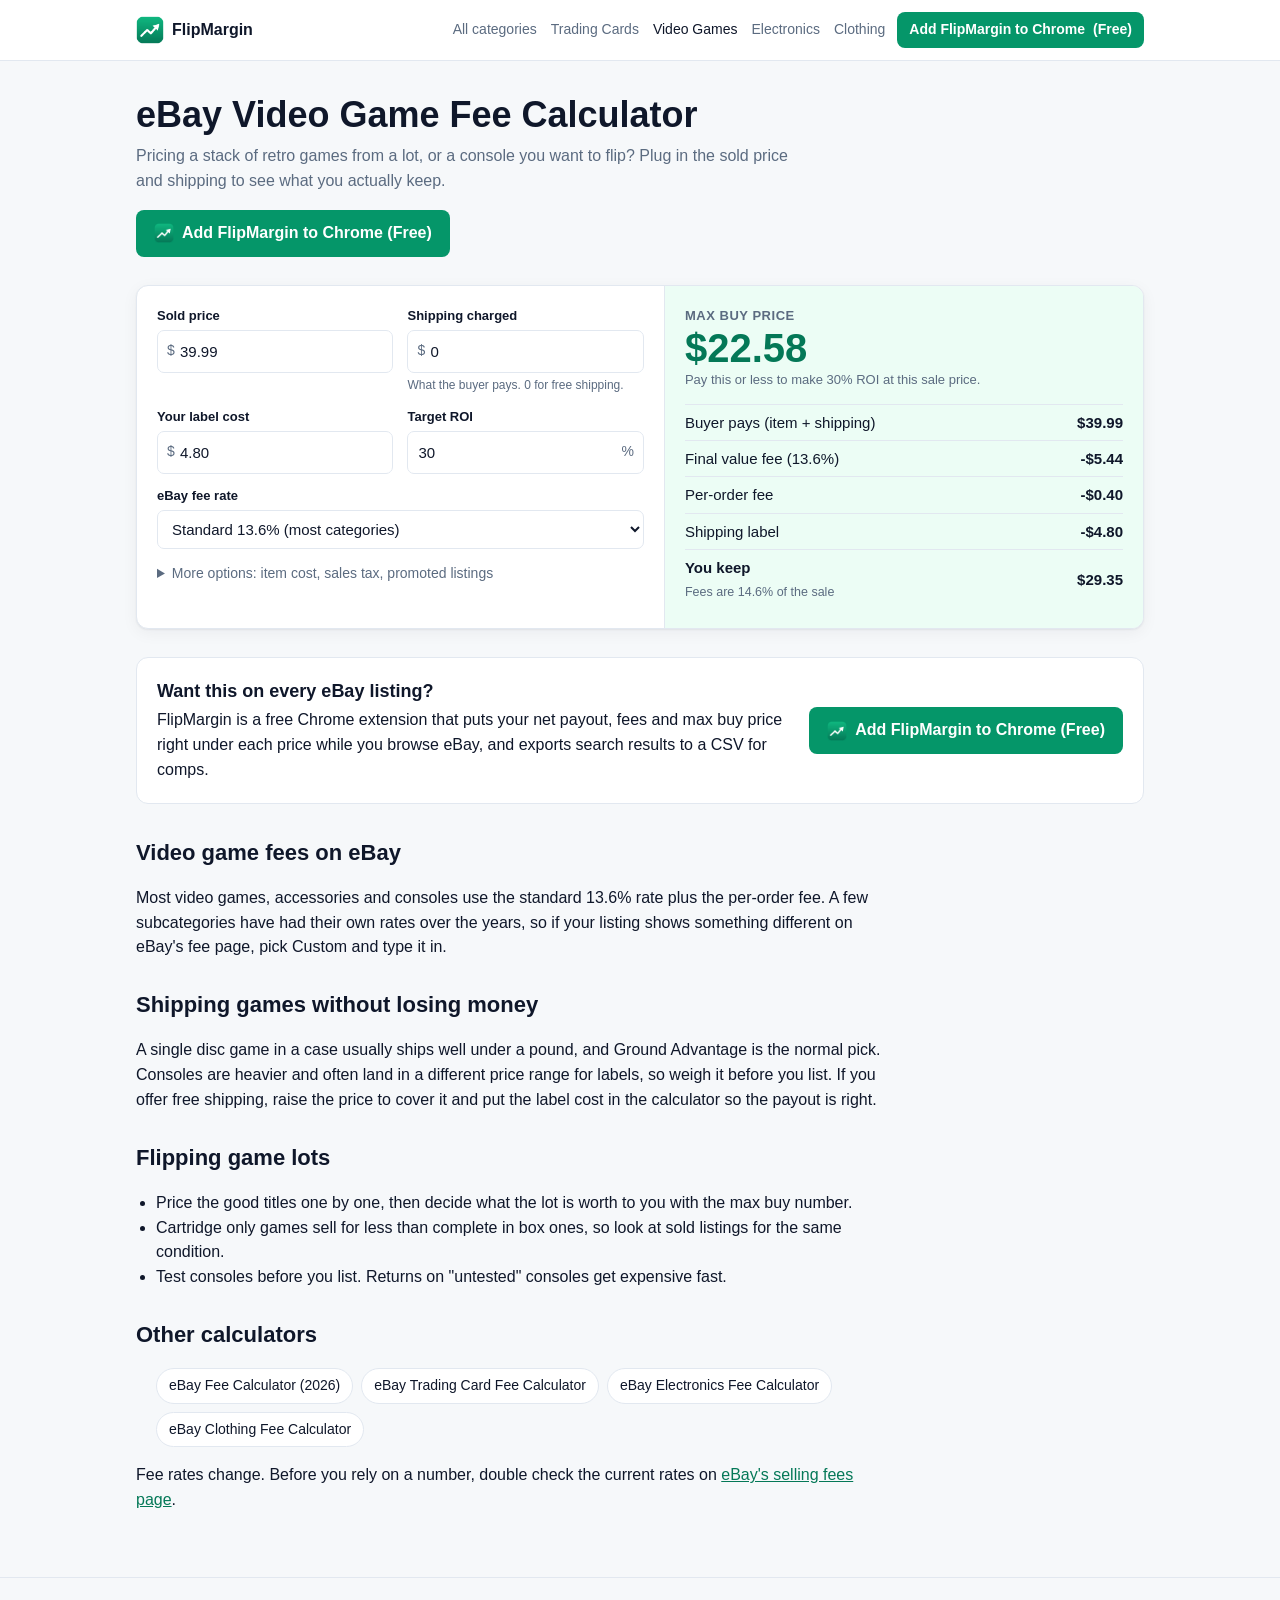
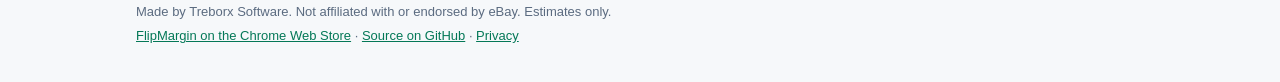
<file: docs/video-games/index.html>
<!doctype html>
<html lang="en">
<head>
<meta charset="utf-8">
<meta name="viewport" content="width=device-width, initial-scale=1">
<title>eBay Video Game Fee Calculator 2026: Games, Consoles and Accessories</title>
<meta name="description" content="See eBay fees on video games, consoles and controllers in 2026. Calculate the final value fee, per-order fee, shipping, net payout and the max you should pay to flip it at 30% ROI.">
<link rel="canonical" href="https://treborx4.github.io/flipmargin/video-games/">
<meta property="og:type" content="website">
<meta property="og:title" content="eBay Video Game Fee Calculator 2026: Games, Consoles and Accessories">
<meta property="og:description" content="See eBay fees on video games, consoles and controllers in 2026. Calculate the final value fee, per-order fee, shipping, net payout and the max you should pay to flip it at 30% ROI.">
<meta property="og:url" content="https://treborx4.github.io/flipmargin/video-games/">
<meta property="og:image" content="https://treborx4.github.io/flipmargin/assets/icon128.png">
<meta name="theme-color" content="#059669">
<link rel="icon" href="../assets/icon48.png">
<link rel="stylesheet" href="../assets/style.css">
<script type="application/ld+json">{"@context":"https://schema.org","@type":"WebApplication","name":"eBay Video Game Fee Calculator","url":"https://treborx4.github.io/flipmargin/video-games/","applicationCategory":"BusinessApplication","operatingSystem":"Any","offers":{"@type":"Offer","price":"0","priceCurrency":"USD"}}</script>
</head>
<body>
<header class="top">
  <div class="wrap">
    <a class="logo" href="../"><img src="../assets/icon48.png" alt="" width="28" height="28">FlipMargin</a>
    <nav aria-label="Categories"><a href="../">All categories</a><a href="../trading-cards/">Trading Cards</a><a href="../video-games/" aria-current="page">Video Games</a><a href="../electronics/">Electronics</a><a href="../clothing/">Clothing</a></nav>
    <a class="cta cta-sm" href="https://chromewebstore.google.com/detail/pjgcdahejcbcnbinjghpffmbmojnihko">Add FlipMargin to Chrome <span class="long">(Free)</span></a>
  </div>
</header>

<main class="wrap">
  <section class="hero">
    <h1>eBay Video Game Fee Calculator</h1>
    <p>Pricing a stack of retro games from a lot, or a console you want to flip? Plug in the sold price and shipping to see what you actually keep.</p>
    <a class="cta" href="https://chromewebstore.google.com/detail/pjgcdahejcbcnbinjghpffmbmojnihko"><img src="../assets/icon48.png" alt="" width="20" height="20">Add FlipMargin to Chrome (Free)</a>
  </section>

  <form id="calc" class="calc" autocomplete="off">
    <div class="inputs">
      <div class="grid2">
        <div class="field">
          <label for="price">Sold price</label>
          <div class="money"><input id="price" type="number" inputmode="decimal" min="0" step="0.01" value="39.99"></div>
        </div>
        <div class="field">
          <label for="ship-charged">Shipping charged</label>
          <div class="money"><input id="ship-charged" type="number" inputmode="decimal" min="0" step="0.01" value="0"></div>
          <small>What the buyer pays. 0 for free shipping.</small>
        </div>
        <div class="field">
          <label for="ship-cost">Your label cost</label>
          <div class="money"><input id="ship-cost" type="number" inputmode="decimal" min="0" step="0.01" value="4.80"></div>
        </div>
        <div class="field">
          <label for="roi">Target ROI</label>
          <div class="pct"><input id="roi" type="number" inputmode="decimal" min="0" step="1" value="30"></div>
        </div>
        <div class="field span2">
          <label for="rate">eBay fee rate</label>
          <select id="rate"><option value="13.6">Standard 13.6% (most categories)</option><option value="12.7">Basic Store 12.7%</option><option value="custom">Custom %</option></select>
        </div>
        <div class="field span2" id="custom-wrap" hidden>
          <label for="custom-rate">Custom fee rate</label>
          <div class="pct"><input id="custom-rate" type="number" inputmode="decimal" min="0" max="100" step="0.01" value="13.6"></div>
        </div>
      </div>
      <details class="extra">
        <summary>More options: item cost, sales tax, promoted listings</summary>
        <div class="grid2">
          <div class="field">
            <label for="item-cost">What you paid</label>
            <div class="money"><input id="item-cost" type="number" inputmode="decimal" min="0" step="0.01" placeholder="0.00"></div>
            <small>Shows your profit and ROI.</small>
          </div>
          <div class="field">
            <label for="tax">Buyer sales tax</label>
            <div class="pct"><input id="tax" type="number" inputmode="decimal" min="0" max="20" step="0.01" placeholder="0"></div>
            <small>eBay charges its % on tax too.</small>
          </div>
          <div class="field">
            <label for="ad">Promoted listing rate</label>
            <div class="pct"><input id="ad" type="number" inputmode="decimal" min="0" max="100" step="0.1" placeholder="0"></div>
          </div>
        </div>
      </details>
    </div>

    <div class="results" aria-live="polite">
      <div class="big">
        <div class="label">Max buy price</div>
        <div class="value" id="max-buy">$0.00</div>
        <div class="sub" id="max-buy-sub"></div>
      </div>
      <table class="lines">
        <tr><td>Buyer pays (item + shipping)</td><td id="r-gross"></td></tr>
        <tr><td id="r-fvf-label">Final value fee</td><td id="r-fvf"></td></tr>
        <tr><td>Per-order fee</td><td id="r-order"></td></tr>
        <tr id="r-ad-row" hidden><td>Promoted listing fee</td><td id="r-ad"></td></tr>
        <tr><td>Shipping label</td><td id="r-ship"></td></tr>
        <tr class="total"><td>You keep<br><small id="r-fees-pct"></small></td><td id="r-after"></td></tr>
        <tr id="r-profit-row" class="total" hidden><td>Profit<br><small id="r-roi"></small></td><td><span id="r-profit"></span></td></tr>
      </table>
    </div>
  </form>

  <section class="band">
    <p><strong>Want this on every eBay listing?</strong>FlipMargin is a free Chrome extension that puts your net payout, fees and max buy price right under each price while you browse eBay, and exports search results to a CSV for comps.</p>
    <a class="cta" href="https://chromewebstore.google.com/detail/pjgcdahejcbcnbinjghpffmbmojnihko"><img src="../assets/icon48.png" alt="" width="20" height="20">Add FlipMargin to Chrome (Free)</a>
  </section>

  <article class="content">
<h2>Video game fees on eBay</h2>
<p>Most video games, accessories and consoles use the standard 13.6% rate plus the per-order fee. A few subcategories have had their own rates over the years, so if your listing shows something different on eBay's fee page, pick Custom and type it in.</p>

<h2>Shipping games without losing money</h2>
<p>A single disc game in a case usually ships well under a pound, and Ground Advantage is the normal pick. Consoles are heavier and often land in a different price range for labels, so weigh it before you list. If you offer free shipping, raise the price to cover it and put the label cost in the calculator so the payout is right.</p>

<h2>Flipping game lots</h2>
<ul>
<li>Price the good titles one by one, then decide what the lot is worth to you with the max buy number.</li>
<li>Cartridge only games sell for less than complete in box ones, so look at sold listings for the same condition.</li>
<li>Test consoles before you list. Returns on "untested" consoles get expensive fast.</li>
</ul>
    <h2>Other calculators</h2>
    <ul class="cats"><li><a href="../">eBay Fee Calculator (2026)</a></li><li><a href="../trading-cards/">eBay Trading Card Fee Calculator</a></li><li><a href="../electronics/">eBay Electronics Fee Calculator</a></li><li><a href="../clothing/">eBay Clothing Fee Calculator</a></li></ul>
    <p>Fee rates change. Before you rely on a number, double check the current rates on <a href="https://www.ebay.com/help/selling/fees-credits-invoices/selling-fees?id=4822" rel="nofollow">eBay's selling fees page</a>.</p>
  </article>
</main>

<footer>
  <div class="wrap">
    <p>Made by Treborx Software. Not affiliated with or endorsed by eBay. Estimates only.</p>
    <p><a href="https://chromewebstore.google.com/detail/pjgcdahejcbcnbinjghpffmbmojnihko">FlipMargin on the Chrome Web Store</a> &middot; <a href="https://github.com/treborx4/flipmargin">Source on GitHub</a> &middot; <a href="https://github.com/treborx4/flipmargin/blob/main/PRIVACY.md">Privacy</a></p>
  </div>
</footer>
<script src="../assets/calc.js"></script>
</body>
</html>
</file>
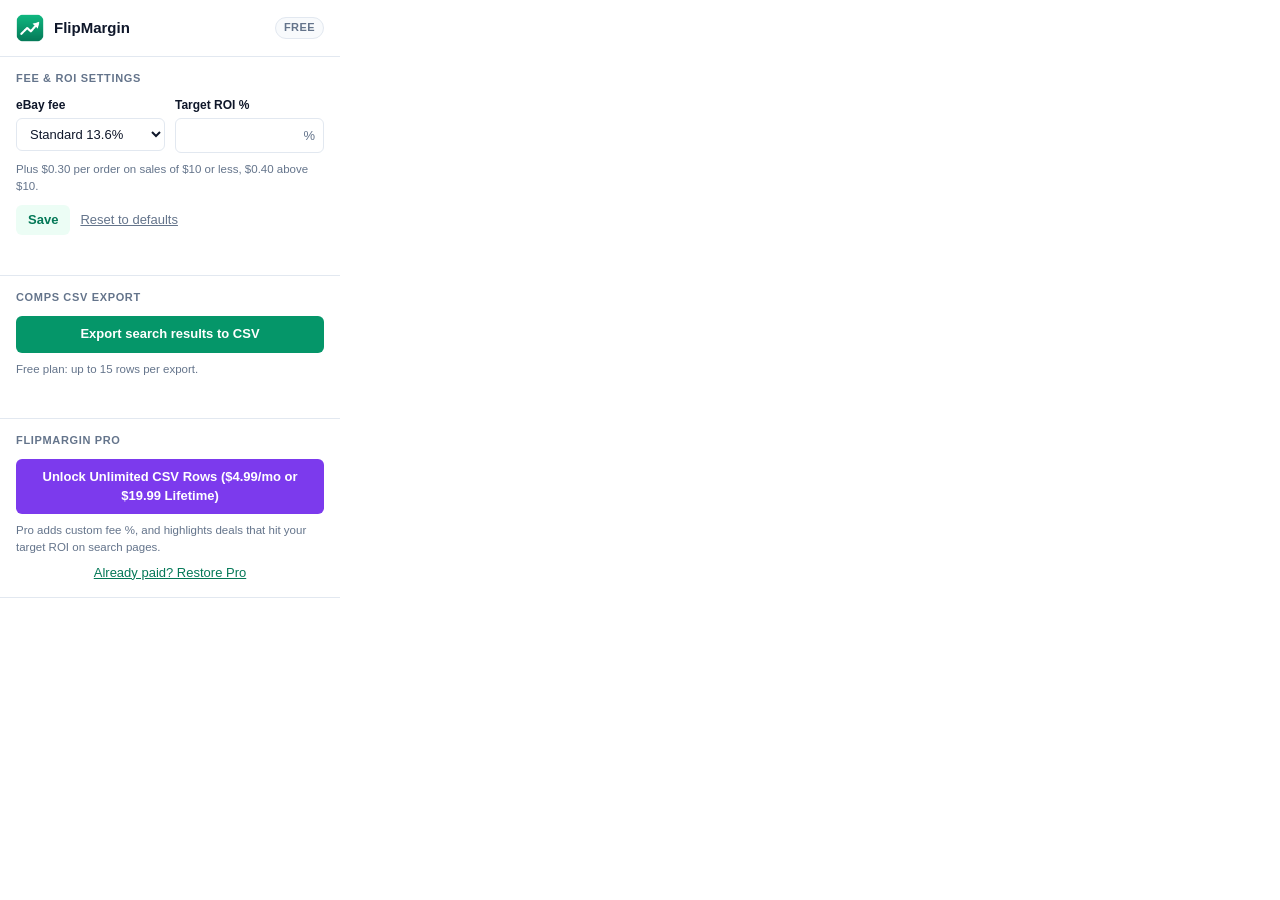
<file: popup.html>
<!doctype html>
<html lang="en">
<head>
  <meta charset="utf-8">
  <title>FlipMargin</title>
  <style>
    :root {
      --bg: #ffffff;
      --surface: #f8fafc;
      --border: #e2e8f0;
      --text: #0f172a;
      --muted: #64748b;
      --brand: #059669;
      --brand-dark: #047857;
      --brand-soft: #ecfdf5;
      --pro: #7c3aed;
      --danger: #b91c1c;
    }
    * { box-sizing: border-box; }
    body {
      width: 340px;
      margin: 0;
      background: var(--bg);
      color: var(--text);
      font: 13px/1.45 -apple-system, BlinkMacSystemFont, "Segoe UI", Roboto, Arial, sans-serif;
    }
    header {
      display: flex;
      align-items: center;
      gap: 10px;
      padding: 14px 16px;
      border-bottom: 1px solid var(--border);
    }
    header img { width: 28px; height: 28px; }
    header h1 { flex: 1; margin: 0; font-size: 15px; font-weight: 700; }
    .pill {
      padding: 2px 8px;
      border-radius: 999px;
      background: var(--surface);
      border: 1px solid var(--border);
      color: var(--muted);
      font-size: 11px;
      font-weight: 700;
      letter-spacing: 0.04em;
    }
    .pill.is-pro { background: var(--pro); border-color: var(--pro); color: #fff; }
    section { padding: 14px 16px; border-bottom: 1px solid var(--border); }
    section:last-of-type { border-bottom: 0; }
    h2 {
      margin: 0 0 10px;
      color: var(--muted);
      font-size: 11px;
      font-weight: 700;
      letter-spacing: 0.06em;
      text-transform: uppercase;
    }
    .row { display: flex; gap: 10px; }
    .field { flex: 1; min-width: 0; }
    .field label {
      display: flex;
      align-items: center;
      gap: 6px;
      margin-bottom: 4px;
      font-size: 12px;
      font-weight: 600;
    }
    .tag {
      padding: 0 5px;
      border-radius: 4px;
      background: var(--pro);
      color: #fff;
      font-size: 9px;
      font-weight: 700;
      letter-spacing: 0.05em;
    }
    .input-wrap { position: relative; }
    .input-wrap input {
      width: 100%;
      padding: 7px 26px 7px 9px;
      border: 1px solid var(--border);
      border-radius: 6px;
      background: #fff;
      color: var(--text);
      font: inherit;
    }
    .input-wrap input:focus { outline: 2px solid var(--brand); outline-offset: -1px; border-color: transparent; }
    .input-wrap input:disabled { background: var(--surface); color: var(--muted); cursor: not-allowed; }
    select {
      width: 100%;
      padding: 7px 9px;
      border: 1px solid var(--border);
      border-radius: 6px;
      background: #fff;
      color: var(--text);
      font: inherit;
    }
    select:focus { outline: 2px solid var(--brand); outline-offset: -1px; border-color: transparent; }
    .custom-fee { margin-top: 10px; }
    .input-wrap span {
      position: absolute;
      top: 50%;
      right: 9px;
      transform: translateY(-50%);
      color: var(--muted);
      pointer-events: none;
    }
    .hint { margin: 8px 0 0; color: var(--muted); font-size: 11.5px; }
    .actions { display: flex; align-items: center; gap: 10px; margin-top: 10px; }
    button {
      border: 0;
      border-radius: 6px;
      font: inherit;
      font-weight: 600;
      cursor: pointer;
    }
    button:disabled { opacity: 0.6; cursor: default; }
    .btn-primary { width: 100%; padding: 9px 12px; background: var(--brand); color: #fff; }
    .btn-primary:hover:not(:disabled) { background: var(--brand-dark); }
    .btn-secondary { padding: 6px 12px; background: var(--brand-soft); color: var(--brand-dark); }
    .btn-secondary:hover { background: #d1fae5; }
    .btn-upgrade { width: 100%; padding: 9px 12px; background: var(--pro); color: #fff; }
    .btn-upgrade:hover { background: #6d28d9; }
    .link {
      padding: 0;
      background: none;
      color: var(--brand-dark);
      font-weight: 500;
      text-decoration: underline;
    }
    .link.muted { color: var(--muted); }
    .status { min-height: 18px; margin: 8px 0 0; font-size: 12px; color: var(--muted); }
    .status.ok { color: var(--brand-dark); }
    .status.error { color: var(--danger); }
    .center { margin-top: 8px; text-align: center; }
    [hidden] { display: none !important; }
  </style>
</head>
<body>
  <header>
    <img src="icons/icon48.png" alt="">
    <h1>FlipMargin</h1>
    <span id="plan-pill" class="pill">FREE</span>
  </header>

  <section aria-labelledby="settings-heading">
    <h2 id="settings-heading">Fee &amp; ROI settings</h2>
    <div class="row">
      <div class="field">
        <label for="fee-mode">eBay fee</label>
        <select id="fee-mode">
          <option value="standard">Standard 13.6%</option>
          <option value="store">Basic Store 12.7%</option>
          <option value="custom">Custom %</option>
        </select>
      </div>
      <div class="field">
        <label for="roi-pct">Target ROI %</label>
        <div class="input-wrap">
          <input id="roi-pct" type="number" min="0" max="1000" step="1" inputmode="decimal">
          <span>%</span>
        </div>
      </div>
    </div>
    <div id="custom-fee" class="field custom-fee" hidden>
      <label for="fee-pct">Custom fee % <span id="fee-pro-tag" class="tag">PRO</span></label>
      <div class="input-wrap">
        <input id="fee-pct" type="number" min="0" max="100" step="0.01" inputmode="decimal">
        <span>%</span>
      </div>
    </div>
    <p id="fee-hint" class="hint">Plus $0.30 per order on sales of $10 or less, $0.40 above $10.</p>
    <div class="actions">
      <button id="save-settings" class="btn-secondary" type="button">Save</button>
      <button id="reset-settings" class="link muted" type="button">Reset to defaults</button>
    </div>
    <p id="settings-status" class="status" role="status"></p>
  </section>

  <section aria-labelledby="export-heading">
    <h2 id="export-heading">Comps CSV export</h2>
    <button id="export-csv" class="btn-primary" type="button">Export search results to CSV</button>
    <p id="export-limit" class="hint">Free plan: up to 15 rows per export.</p>
    <p id="export-status" class="status" role="status"></p>
  </section>

  <section id="upgrade-section" aria-labelledby="upgrade-heading">
    <h2 id="upgrade-heading">FlipMargin Pro</h2>
    <button id="upgrade" class="btn-upgrade" type="button">Unlock Unlimited CSV Rows ($4.99/mo or $19.99 Lifetime)</button>
    <p class="hint">Pro adds custom fee %, and highlights deals that hit your target ROI on search pages.</p>
    <div class="center">
      <button id="restore-pro" class="link" type="button">Already paid? Restore Pro</button>
    </div>
  </section>

  <section id="manage-section" aria-labelledby="manage-heading" hidden>
    <h2 id="manage-heading">FlipMargin Pro</h2>
    <p class="hint">Unlimited CSV rows, custom fee %, and deal highlighting are active.</p>
    <div class="center">
      <button id="manage-subscription" class="link" type="button">Manage Subscription</button>
    </div>
  </section>

  <script src="ExtPay.js"></script>
  <script src="popup.js"></script>
</body>
</html>
</file>
<file: docs/assets/style.css>
:root {
  --bg: #f6f8fa;
  --card: #ffffff;
  --border: #e2e8f0;
  --text: #0f172a;
  --muted: #5b6b80;
  --brand: #059669;
  --brand-dark: #047857;
  --brand-soft: #ecfdf5;
  --bad: #b91c1c;
  --shadow: 0 1px 2px rgba(15, 23, 42, 0.06), 0 4px 16px rgba(15, 23, 42, 0.05);
}
@media (prefers-color-scheme: dark) {
  :root {
    --bg: #0d1117;
    --card: #161b22;
    --border: #2d333b;
    --text: #e6edf3;
    --muted: #9aa7b4;
    --brand: #10b981;
    --brand-dark: #34d399;
    --brand-soft: #0f2a22;
    --bad: #f87171;
    --shadow: none;
  }
}
* { box-sizing: border-box; }
html { -webkit-text-size-adjust: 100%; }
body {
  margin: 0;
  background: var(--bg);
  color: var(--text);
  font: 16px/1.55 -apple-system, BlinkMacSystemFont, "Segoe UI", Roboto, Arial, sans-serif;
}
a { color: var(--brand-dark); }
.wrap { max-width: 1040px; margin: 0 auto; padding: 0 16px; }

.top { border-bottom: 1px solid var(--border); background: var(--card); }
.top .wrap { display: flex; align-items: center; gap: 12px; min-height: 60px; }
.logo { display: flex; align-items: center; gap: 8px; color: var(--text); font-weight: 700; text-decoration: none; }
.logo img { width: 28px; height: 28px; }
.top nav { display: flex; gap: 14px; margin-left: auto; font-size: 14px; }
.top nav a { color: var(--muted); text-decoration: none; }
.top nav a:hover, .top nav a[aria-current="page"] { color: var(--text); }

.cta {
  display: inline-flex;
  align-items: center;
  gap: 8px;
  padding: 11px 18px;
  border-radius: 8px;
  background: #059669;
  color: #fff;
  font-weight: 700;
  text-decoration: none;
  white-space: nowrap;
}
.cta:hover { background: #047857; }
.cta img { width: 20px; height: 20px; }
.cta-sm { padding: 7px 12px; font-size: 14px; }

.hero { padding: 32px 0 8px; }
.hero h1 { margin: 0 0 8px; font-size: clamp(26px, 4vw, 36px); line-height: 1.2; }
.hero p { max-width: 680px; margin: 0 0 16px; color: var(--muted); }

.calc {
  display: grid;
  grid-template-columns: 1.1fr 1fr;
  gap: 0;
  margin: 20px 0 28px;
  border: 1px solid var(--border);
  border-radius: 12px;
  background: var(--card);
  box-shadow: var(--shadow);
  overflow: hidden;
}
.inputs { padding: 20px; }
.results { padding: 20px; background: var(--brand-soft); border-left: 1px solid var(--border); }
.grid2 { display: grid; grid-template-columns: 1fr 1fr; gap: 12px 14px; }
.field label { display: block; margin-bottom: 4px; font-size: 13px; font-weight: 600; }
.field small { display: block; margin-top: 3px; color: var(--muted); font-size: 12px; }
.money, .pct { position: relative; }
.money input { padding-left: 22px; }
.pct input { padding-right: 26px; }
.money::before, .pct::after {
  position: absolute;
  top: 50%;
  transform: translateY(-50%);
  color: var(--muted);
  font-size: 14px;
  pointer-events: none;
}
.money::before { content: "$"; left: 10px; }
.pct::after { content: "%"; right: 10px; }
input, select {
  width: 100%;
  padding: 9px 10px;
  border: 1px solid var(--border);
  border-radius: 7px;
  background: var(--card);
  color: var(--text);
  font: inherit;
  font-size: 15px;
}
input:focus, select:focus { outline: 2px solid var(--brand); outline-offset: -1px; border-color: transparent; }
.span2 { grid-column: 1 / -1; }
details.extra { margin-top: 14px; }
details.extra summary { cursor: pointer; color: var(--muted); font-size: 14px; }
details.extra .grid2 { margin-top: 12px; }

.big { margin-bottom: 14px; }
.big .label { color: var(--muted); font-size: 13px; font-weight: 600; text-transform: uppercase; letter-spacing: 0.04em; }
.big .value { font-size: 40px; font-weight: 800; line-height: 1.1; color: var(--brand-dark); }
.big .sub { color: var(--muted); font-size: 13px; }
.lines { width: 100%; border-collapse: collapse; font-size: 15px; }
.lines td { padding: 6px 0; border-top: 1px solid var(--border); }
.lines td:last-child { text-align: right; font-variant-numeric: tabular-nums; font-weight: 600; }
.lines tr.total td { font-weight: 800; }
.lines small { color: var(--muted); font-weight: 400; }
.neg { color: var(--bad); }

.band {
  display: flex;
  flex-wrap: wrap;
  align-items: center;
  justify-content: space-between;
  gap: 16px;
  margin: 0 0 32px;
  padding: 20px;
  border: 1px solid var(--border);
  border-radius: 12px;
  background: var(--card);
}
.band p { flex: 1 1 360px; margin: 0; }
.band strong { display: block; margin-bottom: 2px; font-size: 18px; }

.content { max-width: 760px; padding-bottom: 24px; }
.content h2 { margin: 28px 0 8px; font-size: 22px; }
.content ul { padding-left: 20px; }
.content code { padding: 1px 5px; border-radius: 4px; background: var(--card); border: 1px solid var(--border); font-size: 14px; }
.cats { display: flex; flex-wrap: wrap; gap: 8px; padding: 0; list-style: none; }
.cats a {
  display: inline-block;
  padding: 6px 12px;
  border: 1px solid var(--border);
  border-radius: 999px;
  background: var(--card);
  color: var(--text);
  font-size: 14px;
  text-decoration: none;
}
.cats a:hover { border-color: var(--brand); }

footer { margin-top: 24px; padding: 20px 0 32px; border-top: 1px solid var(--border); color: var(--muted); font-size: 13px; }
footer p { margin: 4px 0; }

@media (max-width: 760px) {
  .calc { grid-template-columns: 1fr; }
  .results { border-left: 0; border-top: 1px solid var(--border); }
  .top nav { display: none; }
  .top .cta-sm { margin-left: auto; }
}
@media (max-width: 420px) {
  .grid2 { grid-template-columns: 1fr; }
  .big .value { font-size: 34px; }
  .top .cta-sm span.long { display: none; }
}
</file>
